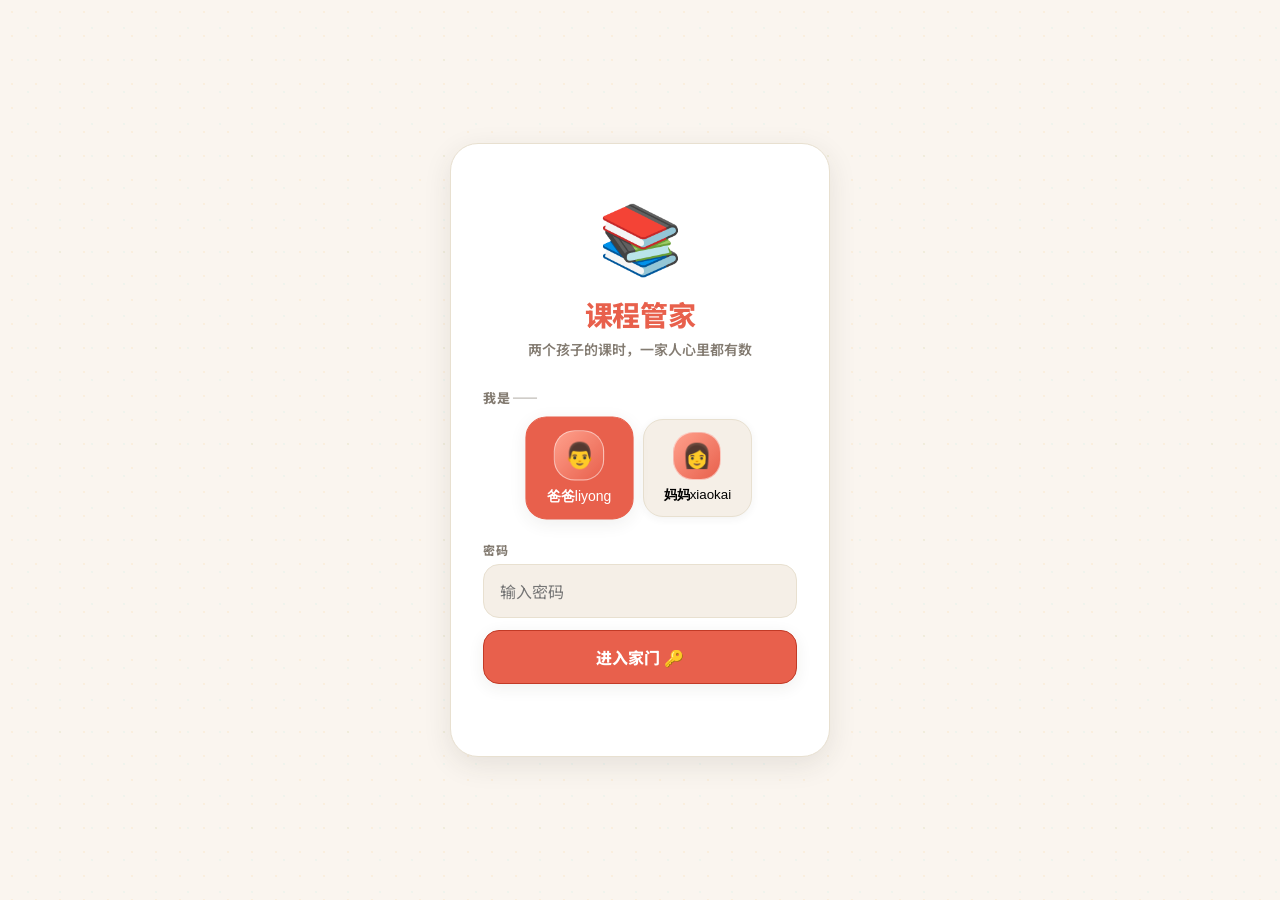
<file: index.html>
<!DOCTYPE html>
<html lang="zh-CN" data-page-node-id="lJ9wGTBX7gnGONqLKWxCdG">
<head data-page-node-id="ywJexkWnkXC9pRec9Jxtmy">
    <meta charset="UTF-8" data-page-node-id="UHP742gBaAZAuAu6tHXoVn">
    <meta name="viewport" content="width=device-width, initial-scale=1.0, viewport-fit=cover, maximum-scale=1.0, user-scalable=no" data-page-node-id="g097iZh1smcyCqfPBZO2Zk">
    <meta name="theme-color" content="#FAF5EF">
    <meta name="apple-mobile-web-app-capable" content="yes" data-page-node-id="lNaBzCIl0c0c0JPbYLpzQv">
    <meta name="apple-mobile-web-app-status-bar-style" content="default" data-page-node-id="L63gtO5k7HcVPNnERu1fmf">
    <meta name="apple-mobile-web-app-title" content="课程管理" data-page-node-id="0hoNv9frt05OLWXUWp53Pp">
    <link rel="manifest" href="manifest.json" data-page-node-id="uPNOGKCd0ehGocXKzirmH0">
    <link rel="icon" type="image/png" href="icons/icon-192.png" data-page-node-id="4c9jsjs6L6bLTPidelkV1m">
    <link rel="apple-touch-icon" href="icons/icon-192.png" data-page-node-id="UUcvMtaVRKppKUO1plXuGG">
    <link rel="stylesheet" href="styles.css" data-page-node-id="2xhkSg5Cxf90KKxR8bC8sp">
    <title>课程余量管理</title>
</head>
<body data-page-node-id="oK2PK2MVdwBSILGF6QqIE8">
    <!-- Login Screen -->
    <div class="login-screen" id="loginScreen" data-page-node-id="RDybKaLnr6fweIOW8v0kgj">
        <div class="login-container" data-page-node-id="Ibtz04meTq310eBn7vZBWD">
            <div class="login-logo" data-page-node-id="JLKiT5Ietnu9jDPWCQg43k">📚</div>
            <h1 class="login-title" data-page-node-id="KZVYGJfxBfHhlcYQ5WoiGr">课程管家</h1>
            <p class="login-subtitle" data-page-node-id="K7nLZzdBLAvfJ0sR5r9sP6">两个孩子的课时，一家人心里都有数</p>
            <div class="login-form" data-page-node-id="KfQxXJwh4beCtGQ5kcECtW">
                <div class="login-who-label" data-page-node-id="8nkyXMlT4Nyup4bRDYn3wh">我是——</div>
                <div class="login-who-row" id="loginWhoRow" data-page-node-id="vmaXIrmyE2vn73GdvIGcDc">
                    <!-- 成员卡片由 JS 渲染 -->
                </div>
                <div class="form-group" data-page-node-id="hTpqCRXh4AOMvyzQTftsCX">
                    <label class="form-label" data-page-node-id="xSM4SxrYuMI5gvCr3QRLZp">密码</label>
                    <input type="password" class="form-input" id="loginPassword" placeholder="输入密码" autocomplete="current-password" data-page-node-id="bNfxF23GulmRcz2cJpFfAM">
                </div>
                <input type="hidden" id="loginUsername" autocomplete="username" data-page-node-id="MsZB8ZCeC8ysy4pxTvG8Du">
                <button class="btn btn-filled btn-block" id="loginBtn" onclick="App.doLogin()" data-page-node-id="yr0mEX2vchEk24y7KAdYWr">进入家门 🔑</button>
                <p class="login-hint" id="loginHint" data-page-node-id="gp2VflTCh5x3moMzrhBDKx"></p>
            </div>
        </div>
    </div>

    <div id="app" style="display:none" data-page-node-id="7izyRRurOj7MDe9NWz5c1Q">
        <!-- Navigation Rail (large screen) -->
        <nav class="nav-rail" id="navRail" data-page-node-id="9XeRAJMMeL6BpJWQQLujfa">
            <div class="nav-rail-header" data-page-node-id="KFb0KIN90lmxFOExokGmFR">
                <span class="nav-rail-logo" data-page-node-id="bHBcmSVI147uX6gUzwCPn3">📚</span>
            </div>
            <button class="nav-rail-item active" data-view="dashboard" title="仪表盘" data-page-node-id="s7jvic4Nm7YH9rzAyL5BG0">
                <svg viewBox="0 0 24 24" width="24" height="24" data-page-node-id="6ErCWHMwiNgJdNplzBsCQ6"><path fill="currentColor" d="M3 13h8V3H3v10zm0 8h8v-6H3v6zm10 0h8V11h-8v10zm0-18v6h8V3h-8z" data-page-node-id="Hi6ZCHHr1iSadaKsd2r4fa"/></svg>
                <span data-page-node-id="rHhZZriXB1zzeACRddCbZ5">仪表盘</span>
            </button>
            <button class="nav-rail-item" data-view="courses" title="全部课程" data-page-node-id="yaNUCEUOlQkmkeyLhAcDuw">
                <svg viewBox="0 0 24 24" width="24" height="24" data-page-node-id="aQRp3ptDvIBgzPyJPvOtS4"><path fill="currentColor" d="M4 6H2v14c0 1.1.9 2 2 2h14v-2H4V6zm16-4H8c-1.1 0-2 .9-2 2v12c0 1.1.9 2 2 2h12c1.1 0 2-.9 2-2V4c0-1.1-.9-2-2-2zm0 14H8V4h12v12z" data-page-node-id="i8yk7uVUsLELEmPR1D914V"/></svg>
                <span data-page-node-id="gtP5P9VkOSJNwZ96j2aG3K">课程</span>
            </button>
            <button class="nav-rail-item" data-view="stats" title="统计" data-page-node-id="0Ha50wYjebiDUWzsSUNHfL">
                <svg viewBox="0 0 24 24" width="24" height="24" data-page-node-id="Jj6tEuFW7CdO7ZJKdkHVXD"><path fill="currentColor" d="M19 3H5c-1.1 0-2 .9-2 2v14c0 1.1.9 2 2 2h14c1.1 0 2-.9 2-2V5c0-1.1-.9-2-2-2zM9 17H7v-7h2v7zm4 0h-2V7h2v10zm4 0h-2v-4h2v4z" data-page-node-id="D443trv4fJ4H38Kn5UcxyJ"/></svg>
                <span data-page-node-id="reMaEA79xpbGJHEqZBohq5">统计</span>
            </button>
            <button class="nav-rail-item" data-view="settings" title="设置" data-page-node-id="qDMyzz4FUI9FD8QsNiThU0">
                <svg viewBox="0 0 24 24" width="24" height="24" data-page-node-id="pRAnrzpkI4Y8PxfzKkbca2"><path fill="currentColor" d="M19.14 12.94c.04-.3.06-.61.06-.94 0-.32-.02-.64-.07-.94l2.03-1.58c.18-.14.23-.41.12-.61l-1.92-3.32c-.12-.22-.37-.29-.59-.22l-2.39.96c-.5-.38-1.03-.7-1.62-.94l-.36-2.54c-.04-.24-.24-.41-.48-.41h-3.84c-.24 0-.43.17-.47.41l-.36 2.54c-.59.24-1.13.57-1.62.94l-2.39-.96c-.22-.08-.47 0-.59.22L2.74 8.87c-.12.21-.08.47.12.61l2.03 1.58c-.05.3-.09.63-.09.94s.02.64.07.94l-2.03 1.58c-.18.14-.23.41-.12.61l1.92 3.32c.12.22.37.29.59.22l2.39-.96c.5.38 1.03.7 1.62.94l.36 2.54c.05.24.24.41.48.41h3.84c.24 0 .44-.17.47-.41l.36-2.54c.59-.24 1.13-.56 1.62-.94l2.39.96c.22.08.47 0 .59-.22l1.92-3.32c.12-.22.07-.47-.12-.61l-2.01-1.58zM12 15.6c-1.98 0-3.6-1.62-3.6-3.6s1.62-3.6 3.6-3.6 3.6 1.62 3.6 3.6-1.62 3.6-3.6 3.6z" data-page-node-id="8snmC14H3dbxVM66Tmy6oB"/></svg>
                <span data-page-node-id="G7Ngu0dhMjiPouL0OUFHsF">设置</span>
            </button>
        </nav>

        <!-- Main Content -->
        <main class="main-content" id="mainContent" data-page-node-id="pNqSk19KyO3Vwqw5TF8Im2">
            <!-- App Bar -->
            <header class="app-bar" id="appBar" data-page-node-id="EBgN2WNP2iDdywEH146uNl">
                <h1 class="app-bar-title" id="appBarTitle" data-page-node-id="KIVNhqQfQwakxMlA9dj3it">仪表盘</h1>
                <div class="app-bar-actions" data-page-node-id="edFcj61djwqUE7Mds3bhNI">
                    <div class="user-badge" id="userBadge" onclick="App.showSettings()" data-page-node-id="sXSQktGFGpUd6URjdQwAdF">
                        <span id="userBadgeName" data-page-node-id="P0j4RLTztBEEBoxq6COQtF"></span>
                        <svg viewBox="0 0 24 24" width="16" height="16" data-page-node-id="pMnXm1sCjLfUARp4acPqGX"><path fill="currentColor" d="M12 12c2.21 0 4-1.79 4-4s-1.79-4-4-4-4 1.79-4 4 1.79 4 4 4zm0 2c-2.67 0-8 1.34-8 4v2h16v-2c0-2.66-5.33-4-8-4z" data-page-node-id="FLT3oKqB9xYr57bU2TPTQx"/></svg>
                    </div>
                </div>
            </header>

            <!-- Dashboard View -->
            <section class="view active" id="view-dashboard" data-page-node-id="jYDib6Loo7vyHXHbzZfQZt">
                <div class="view-content" data-page-node-id="uRPS0oE4ZsuwUnZemTu4eY">
                    <!-- Child switcher -->
                    <div class="dashboard-switcher" id="dashboardSwitcher" data-page-node-id="DaYQ6EENCt1QoZ1tOGwbB1"></div>

                    <!-- Summary Cards -->
                    <div class="summary-grid" id="summaryGrid" data-page-node-id="kHexzJ4CDnoPJFcWbpiRCo">
                        <!-- Filled by JS -->
                    </div>

                    <!-- Courses by Child -->
                    <div id="coursesByChild" data-page-node-id="n37CNUKff3iepHmQAeCN9M">
                        <!-- Filled by JS -->
                    </div>

                    <!-- Empty State -->
                    <div class="empty-state hidden" id="emptyState" data-page-node-id="7NiKIqc9ozxod32BsJKNCp">
                        <div class="empty-state-icon" data-page-node-id="fHTwAwOBATABc0zQxPRed2">📚</div>
                        <h2 data-page-node-id="NAw172CwAKaIzG0MyIA1Cy">还没有课程</h2>
                        <p data-page-node-id="URkjh27S0FiNFj5jpl7Cqg">点击下方按钮添加第一个课程，开始管理课程余量</p>
                        <button class="btn btn-filled" onclick="App.showAddCourse()" data-page-node-id="tyZWY6Y7SNZENwO7JTAOCX">
                            <svg viewBox="0 0 24 24" width="20" height="20" data-page-node-id="j1gYqCA01Yi30ETHoAZCZ6"><path fill="currentColor" d="M19 13h-6v6h-2v-6H5v-2h6V5h2v6h6v2z" data-page-node-id="SjMFe4Kk69JznA1ryE22vi"/></svg>
                            添加课程
                        </button>
                    </div>
                </div>
            </section>

            <!-- All Courses View -->
            <section class="view" id="view-courses" data-page-node-id="6H5K6VfxIgsulGKjcxso3S">
                <div class="view-content" data-page-node-id="wgZn1LctfS0dHczZ4lfnKP">
                    <div class="filter-bar" id="filterBar" data-page-node-id="NQ40GkeHk4eXvIffmeHmWM">
                        <button class="filter-chip active" data-filter="all" data-page-node-id="jmG4HrKpdG4fCYXjm72HuA">全部</button>
                        <!-- Filter chips filled by JS -->
                    </div>
                    <div class="course-list" id="courseList" data-page-node-id="8U0E1uwDQnVwXSB5GAWKSz">
                        <!-- Filled by JS -->
                    </div>
                </div>
            </section>

            <!-- Stats View -->
            <section class="view" id="view-stats" data-page-node-id="dFqksSvgiICWyFaS95xiEs">
                <div class="view-content" data-page-node-id="2CRBI5PI8aoWjmpgFHZ9IO">
                    <div id="statsContent" data-page-node-id="FgZf7G64gPYlq6QonHPHQF">
                        <!-- Filled by JS -->
                    </div>
                </div>
            </section>

            <!-- Settings View -->
            <section class="view" id="view-settings" data-page-node-id="1BZNoY507KqNClGPnWApHL">
                <div class="view-content" data-page-node-id="d68bVsx321dI2aqnNP2UCl">
                    <div id="settingsContent" data-page-node-id="eqyclQ4V117geRijjhENZS">
                        <!-- Filled by JS -->
                    </div>
                </div>
            </section>
        </main>

        <!-- FAB -->
        <button class="fab" id="fab" onclick="App.showAddCourse()" data-page-node-id="hWXHzBtdIEIOzRHX7YdOxw">
            <svg viewBox="0 0 24 24" width="24" height="24" data-page-node-id="lZ2192IeLyT28cS7esDiZS"><path fill="currentColor" d="M19 13h-6v6h-2v-6H5v-2h6V5h2v6h6v2z" data-page-node-id="ReA4xWNuWIelZkVFJqDKN7"/></svg>
        </button>

        <!-- Bottom Navigation (small screen) -->
        <nav class="bottom-nav" id="bottomNav" data-page-node-id="M25G3u1JhusZlURWmioLRG">
            <button class="bottom-nav-item active" data-view="dashboard" data-page-node-id="iFq2DIex1NwyiMjTEFY9P4">
                <svg viewBox="0 0 24 24" width="24" height="24" data-page-node-id="FZ2YnV62P5SDh3pwGmKjpK"><path fill="currentColor" d="M3 13h8V3H3v10zm0 8h8v-6H3v6zm10 0h8V11h-8v10zm0-18v6h8V3h-8z" data-page-node-id="zs5w76CFOkOkuMsEF5TMtY"/></svg>
                <span data-page-node-id="NoTuOaE22kTkvZK3e99hH1">仪表盘</span>
            </button>
            <button class="bottom-nav-item" data-view="courses" data-page-node-id="r1DGtFt1ZeVmGrfwePZfhH">
                <svg viewBox="0 0 24 24" width="24" height="24" data-page-node-id="8B31pGmRcpcxE0wFXmHdGz"><path fill="currentColor" d="M4 6H2v14c0 1.1.9 2 2 2h14v-2H4V6zm16-4H8c-1.1 0-2 .9-2 2v12c0 1.1.9 2 2 2h12c1.1 0 2-.9 2-2V4c0-1.1-.9-2-2-2zm0 14H8V4h12v12z" data-page-node-id="a6hBGZqJeYYQDO6typecTC"/></svg>
                <span data-page-node-id="KqRDCsfPd1vzAonCyVGyR4">课程</span>
            </button>
            <button class="bottom-nav-item" data-view="stats" data-page-node-id="5pC00duG6qtAxKjotPFaCF">
                <svg viewBox="0 0 24 24" width="24" height="24" data-page-node-id="60vTDUIFndu5S4BtNKIvLJ"><path fill="currentColor" d="M19 3H5c-1.1 0-2 .9-2 2v14c0 1.1.9 2 2 2h14c1.1 0 2-.9 2-2V5c0-1.1-.9-2-2-2zM9 17H7v-7h2v7zm4 0h-2V7h2v10zm4 0h-2v-4h2v4z" data-page-node-id="q6QDXhgZJiJ22ha5LQBSeq"/></svg>
                <span data-page-node-id="6Dtiu906E22TZrvoQVJSuC">统计</span>
            </button>
            <button class="bottom-nav-item" data-view="settings" data-page-node-id="B8fmFnqjCNesUvqFnCH3ol">
                <svg viewBox="0 0 24 24" width="24" height="24" data-page-node-id="CIF1F1HI7axD6EDhV3U9ZA"><path fill="currentColor" d="M19.14 12.94c.04-.3.06-.61.06-.94 0-.32-.02-.64-.07-.94l2.03-1.58c.18-.14.23-.41.12-.61l-1.92-3.32c-.12-.22-.37-.29-.59-.22l-2.39.96c-.5-.38-1.03-.7-1.62-.94l-.36-2.54c-.04-.24-.24-.41-.48-.41h-3.84c-.24 0-.43.17-.47.41l-.36 2.54c-.59.24-1.13.57-1.62.94l-2.39-.96c-.22-.08-.47 0-.59.22L2.74 8.87c-.12.21-.08.47.12.61l2.03 1.58c-.05.3-.09.63-.09.94s.02.64.07.94l-2.03 1.58c-.18.14-.23.41-.12.61l1.92 3.32c.12.22.37.29.59.22l2.39-.96c.5.38 1.03.7 1.62.94l.36 2.54c.05.24.24.41.48.41h3.84c.24 0 .44-.17.47-.41l.36-2.54c.59-.24 1.13-.56 1.62-.94l2.39.96c.22.08.47 0 .59-.22l1.92-3.32c.12-.22.07-.47-.12-.61l-2.01-1.58zM12 15.6c-1.98 0-3.6-1.62-3.6-3.6s1.62-3.6 3.6-3.6 3.6 1.62 3.6 3.6-1.62 3.6-3.6 3.6z" data-page-node-id="k5RBSTbISfM3Fnb9MEiq14"/></svg>
                <span data-page-node-id="KJY9g70B3mP0trTfmIViYY">设置</span>
            </button>
        </nav>
    </div>

    <!-- Modal Container -->
    <div class="modal-overlay" id="modalOverlay" data-page-node-id="cN9qETvb0KPNxINbQuOMG1"></div>
    <div class="modal" id="modal" data-page-node-id="r4eb1kEIo6qKpAkR4P2qyc">
        <div class="modal-header" data-page-node-id="5Zh700ZsYYa6Ks9qmVyJoj">
            <h2 class="modal-title" id="modalTitle" data-page-node-id="Vgmfdr14Q5F9unJJucDQGQ">标题</h2>
            <button class="icon-btn" onclick="App.closeModal()" data-page-node-id="9Em6exxFIh0Au8XeIaMYf9">
                <svg viewBox="0 0 24 24" width="24" height="24" data-page-node-id="gpu22Ji1IwKaZZcnssXMva"><path fill="currentColor" d="M19 6.41L17.59 5 12 10.59 6.41 5 5 6.41 10.59 12 5 17.59 6.41 19 12 13.41 17.59 19 19 17.59 13.41 12z" data-page-node-id="dP6LbaVfTezqAClRVbJnBy"/></svg>
            </button>
        </div>
        <div class="modal-body" id="modalBody" data-page-node-id="1W9CefRNcNUziGLELcZxsz">
            <!-- Filled by JS -->
        </div>
    </div>

    <!-- Toast -->
    <div class="toast" id="toast" data-page-node-id="JPBY3V4CFjNNbr20tQwByL"></div>

    <!-- Bottom Sheet for quick actions -->
    <div class="sheet-overlay" id="sheetOverlay" data-page-node-id="yDr9nSjLEEbwjw6jrbwROd"></div>
    <div class="bottom-sheet" id="bottomSheet" data-page-node-id="yYi0anz3rWb8xtPj9jGXRU">
        <div class="sheet-handle" data-page-node-id="iFK4F7Hb75djHBO01QT5mu"></div>
        <div class="sheet-content" id="sheetContent" data-page-node-id="HozfIR3ePYCncCI5eyb0Th">
            <!-- Filled by JS -->
        </div>
    </div>

    <script src="app.js"></script>
    <script>
        if ('serviceWorker' in navigator) {
            navigator.serviceWorker.register('sw.js').then(reg => {
                // 检测到新版本安装并激活后自动刷新，让新代码立即生效
                reg.addEventListener('updatefound', () => {
                    const newWorker = reg.installing;
                    if (!newWorker) return;
                    newWorker.addEventListener('statechange', () => {
                        if (newWorker.state === 'activated' && navigator.serviceWorker.controller) {
                            window.location.reload();
                        }
                    });
                });
            }).catch(() => {});
        }
    </script>
</body>
</html>
</file>
<file: styles.css>
/* ============================================
   课程管家 · 「暖阳」主题
   温暖柔和的米色底色 + 柔和阴影
   ============================================ */

/* ─── 字体：系统字体栈 ─── */
@import url('https://fonts.googleapis.com/css2?family=Noto+Sans+SC:wght@400;500;600;700&display=swap');

/* ─── 设计令牌 ─── */
:root {
    /* 背景：暖米色 */
    --color-bg: #FAF5EF;
    --color-surface: #FFFFFF;
    --color-surface-2: #F5EFE7;
    --color-text: #33302B;
    --color-text-muted: #837B71;
    --color-border: #E8E0D0;
    --color-border-soft: #F0EBE3;

    /* 业务语义色 */
    --color-success: #3E8E63;
    --color-success-bg: #E4F2EC;
    --color-warning: #D98A26;
    --color-warning-bg: #FDF3E6;
    --color-danger: #C7483F;
    --color-danger-bg: #FDF0EF;

    /* ─── 品牌 · 珊瑚橙（“全部/家庭”视图的默认主色，取自暖阳设计令牌 --sun-500）───
       注意：大宝向日葵黄 #E8992E、二宝湖水青 #2E8C7E 不再作为全局默认，
       仅在选中对应孩子时由 JS 注入。 */
    --kid-primary: #E8604C;
    --kid-primary-deep: #C23A26;
    --kid-primary-light: #FFA08C;
    --kid-soft: #FEF3F0;
    --kid-soft-2: #FBE4DE;
    --kid-deco: #E8AE4C;

    /* ─── 二宝 · 湖水青 ─── */
    --kid-b-primary: #2E8C7E;
    --kid-b-primary-deep: #257A6D;
    --kid-b-primary-light: #7EC8B8;
    --kid-b-soft: #DEEFEA;
    --kid-b-soft-2: #CDE5DD;
    --kid-b-deco: #4ECDC4;

    /* ─── 尺寸 ─── */
    --radius-sm: 12px;
    --radius-md: 16px;
    --radius-lg: 20px;
    --radius-xl: 28px;
    --radius-full: 9999px;

    --space-xs: 4px;
    --space-sm: 8px;
    --space-md: 12px;
    --space-lg: 16px;
    --space-xl: 24px;
    --space-2xl: 32px;

    /* 柔和阴影 */
    --shadow-soft: 0 2px 8px rgba(51,48,43,.06);
    --shadow-md: 0 4px 16px rgba(51,48,43,.08);
    --shadow-lg: 0 8px 28px rgba(51,48,43,.10);

    /* 字体 */
    --font-display: -apple-system, BlinkMacSystemFont, "PingFang SC", "HarmonyOS Sans SC", "MiSans", "Noto Sans SC", "Microsoft YaHei", sans-serif;
    --font-body: -apple-system, BlinkMacSystemFont, "PingFang SC", "HarmonyOS Sans SC", "MiSans", "Noto Sans SC", "Microsoft YaHei", sans-serif;
    --font-num: "SF Pro Display", "DIN Alternate", -apple-system, "PingFang SC", sans-serif;

    /* 动效 */
    --ease-out: cubic-bezier(0.16, 1, 0.3, 1);

    --dur-fast: 180ms;
    --dur-base: 320ms;
    --dur-slow: 560ms;

    --nav-rail-width: 72px;
    --bottom-nav-height: 70px;

    --safe-top: env(safe-area-inset-top, 0px);
    --safe-bottom: env(safe-area-inset-bottom, 0px);

    /* ─── MD3 变量别名：供 app.js 内联样式引用，映射到暖阳配色 ─── */
    --primary: var(--kid-primary);
    --primary-container: var(--kid-soft);
    --success: var(--color-success);
    --success-container: var(--color-success-bg);
    --warning: var(--color-warning);
    --warning-container: var(--color-warning-bg);
    --danger: var(--color-danger);
    --danger-container: var(--color-danger-bg);
    --surface-container: var(--color-surface-2);
    --surface-container-highest: var(--color-border-soft);
    --on-surface: var(--color-text);
    --on-surface-variant: var(--color-text-muted);
    --on-danger: #FFFFFF;
    --tertiary-container: #FFF4E1;
}

/* 暗色模式 */
[data-theme="dark"] {
    --color-bg: #1E1B17;
    --color-surface: #2C2824;
    --color-surface-2: #35302A;
    --color-text: #F5F0E8;
    --color-text-muted: #A09A90;
    --color-border: #3E3832;
    --color-border-soft: #35302A;
    --kid-soft: #2A2318;
    --kid-soft-2: #382E1E;
    --kid-b-soft: #182A28;
    --kid-b-soft-2: #1C3835;
}

/* ─── 重置 ─── */
*, *::before, *::after {
    margin: 0;
    padding: 0;
    box-sizing: border-box;
    -webkit-tap-highlight-color: transparent;
}

html, body {
    height: 100%;
    overflow: auto;
    font-family: var(--font-body);
    font-size: 15px;
    background: var(--color-bg);
    color: var(--color-text);
    -webkit-font-smoothing: antialiased;
    -webkit-text-size-adjust: 100%;
    overscroll-behavior: none;
    touch-action: pan-y;
}

/* ─── 排版 ─── */
h1, h2, h3, h4 {
    font-family: var(--font-display);
    font-weight: 700;
    line-height: 1.1;
}
h1 { font-size: 30px; letter-spacing: -0.02em; }
h2 { font-size: 22px; }
h3 { font-size: 17px; }
h4 { font-size: 15px; }
p { line-height: 1.6; }

/* ─── 布局骨架 ─── */
.app-layout {
    position: relative;
    height: 100%;
    display: flex;
    flex-direction: column;
    z-index: 1;
}

/* ─── App Bar ─── */
.app-bar {
    display: flex;
    align-items: center;
    justify-content: space-between;
    padding: 12px var(--space-lg);
    padding-top: calc(12px + var(--safe-top));
    padding-bottom: 12px;
    background: var(--color-surface);
    border-bottom: 1px solid var(--color-border);
    position: sticky;
    top: 0;
    z-index: 100;
}

.app-bar-title {
    font-family: var(--font-display);
    font-size: 20px;
    font-weight: 800;
    letter-spacing: -0.01em;
    color: var(--kid-primary);
}

/* ─── 用户徽章 ─── */
.user-badge {
    display: flex;
    align-items: center;
    gap: 6px;
    padding: 6px 14px;
    background: var(--kid-primary);
    border-radius: var(--radius-full);
    font-weight: 800;
    font-size: 13px;
    color: #fff;
    cursor: pointer;
    box-shadow: var(--shadow-md);
    transition: all var(--dur-fast) var(--ease-out);
}
.user-badge:hover {
    transform: scale(1.06);
    box-shadow: var(--shadow-lg);
}
.user-badge svg { opacity: 0.85; }

/* ─── 主内容 ─── */
.main-content {
    flex: 1;
    overflow-y: auto;
    overflow-x: hidden;
    -webkit-overflow-scrolling: touch;
    padding-bottom: calc(var(--bottom-nav-height) + var(--space-lg) + var(--safe-bottom));
    position: relative;
}

.view-content {
    padding: var(--space-lg);
    max-width: 680px;
    margin: 0 auto;
}

/* ─── 视图切换 ─── */
.view { display: none; }
.view.active {
    display: block;
    animation: viewPeek var(--dur-slow) var(--ease-out) both;
}
@keyframes viewPeek {
    from { opacity: 0; transform: translateY(12px); }
    to { opacity: 1; transform: none; }
}

/* ─── 宝宝切换 ─── */
/* ─── 宝宝切换（暖阳 · 大胶囊） ─── */
.dashboard-switcher {
    display: flex;
    gap: 8px;
    margin-bottom: 12px;
    overflow-x: auto;
    padding: 1px 0;
    scrollbar-width: none;
}
.dashboard-switcher::-webkit-scrollbar { display: none; }

.dash-switch-chip {
    flex: 1;
    display: flex;
    align-items: center;
    gap: 6px;
    padding: 6px 12px;
    border-radius: var(--radius-full);
    background: var(--color-surface);
    border: 1.5px solid transparent;
    box-shadow: var(--shadow-soft);
    cursor: pointer;
    transition: all .18s ease;
    font-family: var(--font-display);
    font-size: 13px;
    font-weight: 700;
    color: var(--color-text);
    white-space: nowrap;
    min-height: 34px;
}
.dash-switch-chip .chip-emoji {
    width: 22px;
    height: 22px;
    border-radius: 50%;
    display: flex;
    align-items: center;
    justify-content: center;
    font-size: 13px;
    background: var(--color-surface-2);
    flex-shrink: 0;
}
.dash-switch-chip:hover { box-shadow: var(--shadow-md); }
/* 选中态背景/文字色由 JS 内联注入，此处补阴影与头像底色 */
.dash-switch-chip.active { box-shadow: var(--shadow-md); }
.dash-switch-chip.active .chip-emoji { background: rgba(255,255,255,.28); }

/* ─── 汇总条（暖阳 · 横向连体） ─── */
.summary-grid {
    display: flex;
    background: var(--color-surface);
    border-radius: var(--radius-lg);
    padding: 9px 6px;
    box-shadow: var(--shadow-soft);
    margin-bottom: 12px;
    overflow: hidden;
}

.summary-card {
    flex: 1;
    text-align: center;
    background: transparent;
    border: none;
    border-radius: 0;
    box-shadow: none;
    padding: 0 4px;
    cursor: default;
    position: relative;
}
.summary-card:hover { transform: none; box-shadow: none; }
/* 连体条内每格无独立底色，仅保留语义色数字 */
.summary-card.primary,
.summary-card.success,
.summary-card.warning,
.summary-card.danger { background: transparent; }
/* 格间竖线分隔（放在最后，避免被上面的 border 规则覆盖） */
.summary-card + .summary-card { border-left: 1px solid var(--color-surface-2); }

/* 暖阳汇总条为纯数字 + 标签，不含图标 */
.summary-icon { display: none; }

.summary-value {
    font-family: var(--font-num);
    font-size: 20px;
    font-weight: 800;
    line-height: 1.15;
    letter-spacing: -0.01em;
}
.summary-card.primary .summary-value { color: var(--kid-primary); }
.summary-card.success .summary-value { color: var(--color-success); }
.summary-card.warning .summary-value { color: var(--color-warning); }
.summary-card.danger  .summary-value { color: var(--color-danger); }

.summary-label {
    font-size: 10px;
    color: var(--color-text-muted);
    margin-top: 1px;
    font-weight: 600;
}

/* ─── 孩子区块 + 旗帜 ─── */
.child-section {
    margin-bottom: var(--space-xl);
    animation: warmDrop var(--dur-slow) var(--ease-out) both;
}
.child-section:nth-child(1) { animation-delay: 60ms; }
.child-section:nth-child(2) { animation-delay: 140ms; }
.child-section:nth-child(3) { animation-delay: 220ms; }

@keyframes warmDrop {
    from { opacity: 0; transform: translateY(24px); }
    to { opacity: 1; transform: none; }
}

.child-flag {
    position: relative;
    height: 10px;
    border-radius: var(--radius-full);
    margin-bottom: var(--space-md);
    overflow: hidden;
    border: 1px solid rgba(0,0,0,0.08);
}
.child-flag::after {
    content: '';
    position: absolute;
    inset: 0;
    background: repeating-linear-gradient(
        90deg,
        transparent,
        transparent 6px,
        rgba(255,255,255,0.35) 6px,
        rgba(255,255,255,0.35) 12px
    );
}
.child-section[data-kid="a"] .child-flag {
    background: linear-gradient(90deg, var(--kid-primary), var(--kid-deco));
}
.child-section[data-kid="b"] .child-flag {
    background: linear-gradient(90deg, var(--kid-b-primary), var(--kid-b-deco));
}

.child-section-header {
    display: flex;
    align-items: center;
    gap: var(--space-md);
    margin-bottom: 8px;
    padding: 0 4px;
}

.child-avatar {
    width: 42px;
    height: 42px;
    border-radius: var(--radius-lg);
    display: flex;
    align-items: center;
    justify-content: center;
    font-size: 22px;
    flex-shrink: 0;
    border: 2px solid rgba(255,255,255,0.9);
    box-shadow: var(--shadow-soft);
    transition: transform var(--dur-fast) var(--ease-out);
}
.child-avatar:hover { transform: scale(1.08); }

.child-section[data-kid="a"] .child-avatar {
    background: linear-gradient(135deg, var(--kid-primary-light), var(--kid-primary));
}
.child-section[data-kid="b"] .child-avatar {
    background: linear-gradient(135deg, var(--kid-b-primary-light), var(--kid-b-primary));
}

.child-section-header h3 { font-size: 20px; font-weight: 800; }
.child-summary {
    font-size: 13px;
    color: var(--color-text-muted);
    margin-left: auto;
    font-weight: 700;
}

/* ─── 课程卡片：贴纸造型 ─── */
.course-swipe-wrap {
    position: relative;
    margin-bottom: var(--space-md);
    overflow: hidden;
    border-radius: var(--radius-lg);
    touch-action: pan-y;
    animation: warmArrive var(--dur-slow) var(--ease-out) both;
}
.course-swipe-wrap:nth-child(1) { animation-delay: 50ms; }
.course-swipe-wrap:nth-child(2) { animation-delay: 110ms; }
.course-swipe-wrap:nth-child(3) { animation-delay: 170ms; }
.course-swipe-wrap:nth-child(4) { animation-delay: 230ms; }

@keyframes warmArrive {
    from { opacity: 0; transform: translateY(20px) scale(0.95); }
    to { opacity: 1; transform: none; }
}

.course-swipe-actions {
    position: absolute;
    top: 0;
    right: 0;
    bottom: 0;
    display: flex;
    align-items: stretch;
    justify-content: flex-end;
    background: var(--color-danger);
    border-radius: var(--radius-lg);
    overflow: hidden;
    z-index: 0;
}

.swipe-delete-btn {
    display: flex;
    flex-direction: column;
    align-items: center;
    justify-content: center;
    gap: 4px;
    min-width: 96px;
    padding: 0 16px;
    color: #fff;
    font-size: 14px;
    font-weight: 800;
    font-family: var(--font-display);
    background: transparent;
    border: none;
    cursor: pointer;
    transition: background var(--dur-fast);
}
.swipe-delete-btn:active { background: rgba(0,0,0,0.15); }

.course-card {
    background: var(--color-surface);
    border-radius: var(--radius-lg);
    padding: 9px 14px;
    border: 1px solid var(--color-border);
    box-shadow: var(--shadow-soft);
    cursor: pointer;
    border-left: 4px solid transparent;
    position: relative;
    z-index: 1;
    touch-action: pan-y;
    user-select: none;
    transition: all var(--dur-fast) var(--ease-out);
}
.course-card:hover {
    transform: translateY(-3px);
    box-shadow: var(--shadow-md);
}

.course-card[data-kid="a"] {
    border-left-color: var(--kid-primary);
    background: linear-gradient(135deg, var(--kid-soft) 0%, var(--color-surface) 60%);
}
.course-card[data-kid="a"]:hover { border-color: var(--kid-primary-light); }

.course-card[data-kid="b"] {
    border-left-color: var(--kid-b-primary);
    background: linear-gradient(135deg, var(--kid-b-soft) 0%, var(--color-surface) 60%);
}
.course-card[data-kid="b"]:hover { border-color: var(--kid-b-primary-light); }

/* 低余量脉冲 */
.course-card.low-warm { animation: lowWarmGlow 2.2s ease-in-out infinite; }
@keyframes lowWarmGlow {
    0%, 100% { border-color: var(--color-border); box-shadow: var(--shadow-soft); }
    50% { border-color: var(--color-danger); box-shadow: var(--shadow-md), 0 0 0 4px rgba(231,76,60,0.12); }
}

.course-swipe-wrap.swipe-open .course-card {
    transform: translateX(-96px);
    box-shadow: var(--shadow-lg);
}

/* 卡片头部 */
.course-card-header {
    display: flex;
    justify-content: space-between;
    align-items: flex-start;
    margin-bottom: 6px;
}
.course-card-info h4 {
    font-size: 16px;
    font-weight: 800;
    margin-bottom: 3px;
    color: var(--color-text);
    line-height: 1.2;
}
.course-card-info .course-institution {
    font-size: 13px;
    color: var(--color-text-muted);
    font-weight: 600;
}
.course-card-balance { text-align: right; }
.balance-number {
    font-family: var(--font-num);
    font-size: 30px;
    font-weight: 800;
    line-height: 1;
    letter-spacing: -0.03em;
}
.balance-label {
    font-size: 11px;
    color: var(--color-text-muted);
    margin-top: 2px;
    font-weight: 700;
    text-transform: uppercase;
    letter-spacing: 0.08em;
}

/* 进度条 */
.progress-track {
    height: 8px;
    background: var(--color-border-soft);
    border-radius: var(--radius-full);
    overflow: hidden;
    margin-bottom: 6px;
    border: 1.5px solid var(--color-border);
}
.progress-fill {
    height: 100%;
    border-radius: var(--radius-full);
    transition: width 0.6s var(--ease-out);
}
.progress-fill.status-good { background: linear-gradient(90deg, var(--color-success), #5DD9A0); }
.progress-fill.status-moderate { background: linear-gradient(90deg, var(--color-warning), #F5B960); }
.progress-fill.status-low { background: linear-gradient(90deg, var(--color-danger), #F1948A); }

/* 卡片底部 */
.course-card-footer {
    display: flex;
    justify-content: space-between;
    align-items: center;
    font-size: 12px;
    color: var(--color-text-muted);
    font-weight: 700;
    margin-top: 4px;
}
.status-badge {
    display: inline-flex;
    align-items: center;
    gap: 4px;
    padding: 3px 10px;
    border-radius: var(--radius-full);
    font-size: 11px;
    font-weight: 800;
    font-family: var(--font-display);
    border: 1.5px solid rgba(0,0,0,0.06);
}
.status-badge.good { background: var(--color-success-bg); color: var(--color-success); }
.status-badge.moderate { background: var(--color-warning-bg); color: var(--color-warning); }
.status-badge.low { background: var(--color-danger-bg); color: var(--color-danger); }

/* 操作按钮 */
.course-actions {
    display: flex;
    gap: var(--space-sm);
    margin-top: var(--space-md);
}
.btn-mini {
    flex: 1;
    display: inline-flex;
    align-items: center;
    justify-content: center;
    gap: 6px;
    padding: 7px 12px;
    border-radius: var(--radius-md);
    font-family: var(--font-display);
    font-weight: 800;
    font-size: 14px;
    border: 1px solid;
    cursor: pointer;
    transition: all var(--dur-fast) var(--ease-out);
    min-height: 36px;
    box-shadow: var(--shadow-soft);
}
.btn-mini:active { transform: scale(0.94); }
.btn-mini.attend {
    border-color: var(--kid-primary);
    background: var(--kid-primary);
    color: #fff;
}
.btn-mini.attend:hover {
    background: var(--kid-primary-deep);
    border-color: var(--kid-primary-deep);
    transform: translateY(-2px);
    box-shadow: var(--shadow-lg);
}
.btn-mini.renew {
    border-color: var(--kid-primary);
    background: transparent;
    color: var(--kid-primary-deep);
}
.btn-mini.renew:hover {
    background: var(--kid-primary);
    color: #fff;
    transform: translateY(-2px);
    box-shadow: var(--shadow-lg);
}

/* ─── 底部导航：贴纸条 ─── */
.bottom-nav {
    position: fixed;
    bottom: 0;
    left: 0;
    right: 0;
    height: calc(var(--bottom-nav-height) + var(--safe-bottom));
    background: var(--color-surface);
    border-top: 1px solid var(--color-border);
    display: flex;
    padding-bottom: var(--safe-bottom);
    z-index: 200;
    box-shadow: 0 -6px 24px rgba(45,52,54,0.1);
}
.bottom-nav-item {
    flex: 1;
    display: flex;
    flex-direction: column;
    align-items: center;
    justify-content: center;
    gap: 3px;
    background: transparent;
    border: none;
    cursor: pointer;
    color: var(--color-text-muted);
    font-family: var(--font-display);
    font-weight: 700;
    font-size: 11px;
    transition: all var(--dur-fast) var(--ease-out);
    position: relative;
    padding: 8px 0;
}
.bottom-nav-item::before {
    content: '';
    position: absolute;
    top: 0;
    left: 50%;
    transform: translateX(-50%) scaleX(0);
    width: 28px;
    height: 4px;
    border-radius: 0 0 4px 4px;
    background: var(--kid-primary);
    transition: transform var(--dur-fast) var(--ease-out);
}
.bottom-nav-item:hover {
    color: var(--kid-primary);
    transform: translateY(-2px);
}
.bottom-nav-item.active { color: var(--kid-primary); }
.bottom-nav-item.active::before {
    transform: translateX(-50%) scaleX(1);
}
.bottom-nav-item svg { width: 22px; height: 22px; }

/* ─── 侧边导航（大屏） ─── */
.nav-rail {
    display: none;
    position: fixed;
    left: 0;
    top: 0;
    bottom: 0;
    width: var(--nav-rail-width);
    background: var(--color-surface);
    border-right: 1px solid var(--color-border);
    flex-direction: column;
    align-items: center;
    padding-top: var(--space-lg);
    z-index: 200;
}
.nav-rail-header { margin-bottom: var(--space-lg); }
.nav-rail-logo {
    font-size: 30px;
    display: block;
    text-align: center;
}
.nav-rail-item {
    display: flex;
    flex-direction: column;
    align-items: center;
    gap: 4px;
    padding: 10px 8px;
    margin-bottom: 8px;
    border-radius: var(--radius-md);
    background: transparent;
    border: none;
    cursor: pointer;
    color: var(--color-text-muted);
    font-size: 10px;
    font-weight: 700;
    font-family: var(--font-display);
    transition: all var(--dur-fast) var(--ease-out);
    width: 52px;
}
.nav-rail-item:hover {
    background: var(--kid-primary-light);
    color: var(--kid-primary-deep);
    transform: scale(1.12);
}
.nav-rail-item.active {
    background: var(--kid-primary);
    color: #fff;
    transform: scale(1.06);
}
.nav-rail-item svg { width: 22px; height: 22px; }

/* ─── FAB ─── */
.fab {
    position: fixed;
    bottom: calc(var(--bottom-nav-height) + var(--space-lg) + var(--safe-bottom));
    right: var(--space-lg);
    width: 60px;
    height: 60px;
    border-radius: var(--radius-lg);
    background: linear-gradient(135deg, var(--kid-primary), var(--kid-deco));
    color: #fff;
    border: 2px solid rgba(255,255,255,0.3);
    cursor: pointer;
    display: flex;
    align-items: center;
    justify-content: center;
    box-shadow: var(--shadow-lg);
    transition: all var(--dur-fast) var(--ease-out);
    z-index: 150;
}
.fab:hover { transform: scale(1.12); }
.fab:active { transform: scale(0.92); }

/* ─── 大屏补偿 ─── */
.main-content { padding-left: 0; }

@media (min-width: 600px) {
    .nav-rail { display: flex; }
    .bottom-nav { display: none; }
    .main-content { padding-left: var(--nav-rail-width); }
    .fab { bottom: var(--space-xl); right: var(--space-xl); }
    .view-content { padding: 32px; }
    .summary-grid { grid-template-columns: repeat(4, 1fr); }
    .course-list { display: grid; grid-template-columns: repeat(2, 1fr); gap: 16px; }
}

@media (min-width: 900px) {
    .view-content { max-width: 960px; }
    .course-list { grid-template-columns: repeat(3, 1fr); }
}

/* ─── 弹层（底部 sheet） ─── */
.sheet-overlay {
    position: fixed;
    inset: 0;
    background: rgba(45,52,54,0.45);
    backdrop-filter: blur(6px);
    -webkit-backdrop-filter: blur(6px);
    z-index: 300;
    opacity: 0;
    pointer-events: none;
    transition: opacity var(--dur-base);
}
.sheet-overlay.active { opacity: 1; pointer-events: auto; }

.bottom-sheet {
    position: fixed;
    bottom: 0;
    left: 0;
    right: 0;
    background: var(--color-surface);
    border-radius: var(--radius-xl) var(--radius-xl) 0 0;
    padding: 16px 0 calc(24px + var(--safe-bottom));
    z-index: 301;
    transform: translateY(100%);
    transition: transform var(--dur-base) var(--ease-out);
    max-height: 85vh;
    overflow-y: auto;
    border-top: 1px solid var(--color-border);
    box-shadow: 0 -12px 40px rgba(45,52,54,0.18);
}
.bottom-sheet.active { transform: translateY(0); }

.sheet-handle {
    width: 40px;
    height: 5px;
    background: var(--color-border);
    border-radius: var(--radius-full);
    margin: 0 auto 20px;
}
.sheet-content { padding: 0 20px; }

/* 大屏 → 居中对话框 */
@media (min-width: 600px) {
    .bottom-sheet {
        top: 50%;
        bottom: auto;
        left: 50%;
        right: auto;
        width: 480px;
        max-width: calc(100vw - 48px);
        border-radius: var(--radius-xl);
        padding: 28px 32px;
        transform: translate(-50%, -50%) scale(0.88);
        opacity: 0;
        transition: transform var(--dur-base) var(--ease-out), opacity var(--dur-base);
        box-shadow: var(--shadow-lg);
        border-top: 1px solid var(--color-border);
    }
    .bottom-sheet.active {
        transform: translate(-50%, -50%) scale(1);
        opacity: 1;
    }
    .sheet-handle { display: none; }
    .sheet-content { padding: 0; }
}

/* ─── 表单 ─── */
.form-group { margin-bottom: var(--space-md); }
.form-label {
    display: block;
    font-size: 12px;
    font-weight: 800;
    color: var(--color-text-muted);
    margin-bottom: 6px;
    font-family: var(--font-display);
    text-transform: uppercase;
    letter-spacing: 0.08em;
}
.form-input, .form-select, .form-textarea {
    width: 100%;
    padding: 14px 16px;
    border: 1px solid var(--color-border);
    border-radius: var(--radius-md);
    background: var(--color-surface-2);
    color: var(--color-text);
    transition: all var(--dur-fast);
    -webkit-appearance: none;
    appearance: none;
    font-size: 16px;
    font-family: var(--font-body);
}
.form-input:focus, .form-select:focus, .form-textarea:focus {
    outline: none;
    border-color: var(--kid-primary);
    background: var(--color-surface);
    box-shadow: 0 0 0 4px rgba(255,159,28,0.18);
}
.form-textarea { resize: vertical; min-height: 80px; }

/* ─── 主按钮 ─── */
.btn {
    display: inline-flex;
    align-items: center;
    justify-content: center;
    gap: 8px;
    padding: 14px 28px;
    border-radius: var(--radius-md);
    font-family: var(--font-display);
    font-weight: 800;
    font-size: 16px;
    border: 1px solid transparent;
    cursor: pointer;
    transition: all var(--dur-fast) var(--ease-out);
    min-height: 48px;
    letter-spacing: 0.01em;
    box-shadow: var(--shadow-md);
}
.btn:active { transform: scale(0.95); box-shadow: var(--shadow-soft); }
.btn-filled {
    background: var(--kid-primary);
    color: #fff;
    border-color: var(--kid-primary-deep);
}
.btn-filled:hover {
    transform: translateY(-2px);
    box-shadow: var(--shadow-lg);
}
.btn-block { width: 100%; }

/* ─── 按钮变体：次要 / 描边 / 成功 / 危险 ─── */
.btn-tonal {
    background: var(--color-surface-2);
    color: var(--color-text);
    border-color: var(--color-border);
    box-shadow: none;
}
.btn-tonal:hover { background: var(--color-border-soft); }

.btn-outlined {
    background: transparent;
    color: var(--kid-primary);
    border-color: var(--color-border);
    box-shadow: none;
}
.btn-outlined:hover { background: var(--kid-soft); }

.btn-success {
    background: var(--color-success);
    color: #fff;
    border-color: var(--color-success);
}
.btn-success:hover { filter: brightness(1.05); }

.btn-danger {
    background: var(--color-danger-bg);
    color: var(--color-danger);
    border-color: var(--color-danger-bg);
    box-shadow: none;
}
.btn-danger:hover { background: #F9E1DF; }

/* ─── 步进器 ─── */
.stepper {
    display: inline-flex;
    align-items: center;
    gap: 0;
    border: 1px solid var(--color-border);
    border-radius: var(--radius-md);
    overflow: hidden;
    background: var(--color-surface-2);
    box-shadow: var(--shadow-soft);
}
.stepper-btn {
    width: 44px;
    height: 44px;
    border: none;
    background: transparent;
    color: var(--kid-primary);
    font-size: 22px;
    font-weight: 800;
    font-family: var(--font-display);
    cursor: pointer;
    transition: background var(--dur-fast);
}
.stepper-btn:hover { background: var(--kid-primary-light); }
.stepper-btn:active { background: var(--kid-primary); color: #fff; }
.stepper-value {
    width: 64px;
    text-align: center;
    font-family: var(--font-num);
    font-size: 24px;
    font-weight: 800;
    color: var(--color-text);
    border-left: 1px solid var(--color-border);
    border-right: 1px solid var(--color-border);
    line-height: 44px;
    background: var(--color-surface);
}
.stepper-input {
    width: 64px;
    text-align: center;
    font-family: var(--font-num);
    font-size: 24px;
    font-weight: 800;
    color: var(--color-text);
    border: none;
    background: transparent;
    border-left: 1px solid var(--color-border);
    border-right: 1px solid var(--color-border);
    line-height: 44px;
    background: var(--color-surface);
    -moz-appearance: textfield;
}
.stepper-input::-webkit-inner-spin-button,
.stepper-input::-webkit-outer-spin-button { -webkit-appearance: none; }
.stepper-input:focus { outline: none; background: var(--kid-soft); }

/* ─── 快捷课时按钮 ─── */
.quick-class-grid {
    display: flex;
    flex-wrap: wrap;
    gap: 8px;
    margin-top: 12px;
}
.quick-class-btn {
    padding: 8px 16px;
    border-radius: var(--radius-full);
    border: 1px solid var(--color-border);
    background: var(--color-surface);
    color: var(--color-text);
    font-family: var(--font-display);
    font-weight: 800;
    font-size: 14px;
    cursor: pointer;
    transition: all var(--dur-fast) var(--ease-out);
}
.quick-class-btn:hover {
    border-color: var(--kid-primary);
    background: var(--kid-primary);
    color: #fff;
    transform: translateY(-2px);
}

/* ─── 登录页 ─── */
.login-screen {
    position: fixed;
    inset: 0;
    z-index: 500;
    display: flex;
    align-items: center;
    justify-content: center;
    background: var(--color-bg);
    padding: 20px;
    padding-top: calc(40px + var(--safe-top));
    padding-bottom: calc(40px + var(--safe-bottom));
    overflow-y: auto;
    background-image:
        radial-gradient(circle, rgba(255,159,28,0.08) 1.5px, transparent 1.5px),
        radial-gradient(circle, rgba(78,205,196,0.06) 1.5px, transparent 1.5px);
    background-size: 24px 24px, 32px 32px;
    background-position: 0 0, 12px 12px;
}
.login-screen.hidden { display: none; }

.login-container {
    background: var(--color-surface);
    border-radius: var(--radius-xl);
    padding: 40px 32px;
    width: 100%;
    max-width: 380px;
    box-shadow: var(--shadow-lg);
    border: 1px solid var(--color-border);
    text-align: center;
    position: relative;
    z-index: 1;
    animation: warmLand 0.6s var(--ease-out) both;
}
@keyframes warmLand {
    from { opacity: 0; transform: scale(0.85) translateY(30px); }
    to { opacity: 1; transform: scale(1) translateY(0); }
}

.login-logo {
    font-size: 68px;
    margin-bottom: 16px;
    display: block;
}

.login-title {
    font-family: var(--font-display);
    font-size: 28px;
    font-weight: 800;
    margin-bottom: 8px;
    color: var(--kid-primary);
    letter-spacing: -0.01em;
}
.login-subtitle {
    font-size: 14px;
    color: var(--color-text-muted);
    margin-bottom: 28px;
    font-weight: 600;
}
.login-who-label {
    font-family: var(--font-display);
    font-size: 13px;
    font-weight: 800;
    color: var(--color-text-muted);
    margin-bottom: 12px;
    text-transform: uppercase;
    letter-spacing: 0.1em;
}
.login-who-row {
    display: flex;
    gap: 12px;
    justify-content: center;
    margin-bottom: 24px;
}
.who-card {
    display: flex;
    flex-direction: column;
    align-items: center;
    gap: 6px;
    padding: 12px 20px;
    border-radius: var(--radius-lg);
    border: 1px solid var(--color-border);
    background: var(--color-surface-2);
    cursor: pointer;
    transition: all var(--dur-fast) var(--ease-out);
    min-width: 80px;
    box-shadow: var(--shadow-soft);
}
.who-card:hover {
    border-color: var(--kid-primary);
    transform: translateY(-4px);
    box-shadow: var(--shadow-lg);
}
.who-card.selected {
    border-color: var(--kid-primary);
    background: var(--kid-primary);
    color: #fff;
    box-shadow: var(--shadow-md);
    transform: scale(1.05);
}
.who-avatar {
    width: 48px;
    height: 48px;
    border-radius: var(--radius-lg);
    background: linear-gradient(135deg, var(--kid-primary-light), var(--kid-primary));
    display: flex;
    align-items: center;
    justify-content: center;
    font-size: 24px;
    border: 1px solid rgba(255,255,255,0.5);
}
.who-name {
    font-family: var(--font-display);
    font-weight: 800;
    font-size: 14px;
    color: var(--color-text);
}

/* ─── 空状态 ─── */
.empty-state {
    text-align: center;
    padding: 56px 24px;
    animation: fadeIn 0.5s ease both;
}
@keyframes fadeIn {
    from { opacity: 0; }
    to { opacity: 1; }
}
.empty-state-icon {
    font-size: 64px;
    margin-bottom: 16px;
    display: block;
}
.empty-state h2 { font-size: 22px; margin-bottom: 8px; color: var(--color-text); }
.empty-state p { color: var(--color-text-muted); margin-bottom: 24px; }

/* ─── Toast ─── */
.toast {
    position: fixed;
    top: calc(16px + var(--safe-top));
    left: 50%;
    transform: translateX(-50%) translateY(-100px);
    background: var(--kid-primary);
    color: #fff;
    padding: 12px 24px;
    border-radius: var(--radius-full);
    font-family: var(--font-display);
    font-weight: 800;
    font-size: 14px;
    z-index: 400;
    opacity: 0;
    transition: all var(--dur-base) var(--ease-out);
    pointer-events: none;
    box-shadow: var(--shadow-soft);
    max-width: 90%;
    text-align: center;
    border: 1px solid rgba(255,255,255,0.2);
}
.toast.show { transform: translateX(-50%) translateY(0); opacity: 1; }

/* ─── 模态框 ─── */
.modal-overlay {
    position: fixed;
    inset: 0;
    background: rgba(45,52,54,0.5);
    backdrop-filter: blur(8px);
    -webkit-backdrop-filter: blur(8px);
    z-index: 250;
    opacity: 0;
    pointer-events: none;
    transition: opacity var(--dur-base);
}
.modal-overlay.active { opacity: 1; pointer-events: auto; }

.modal {
    position: fixed;
    top: 50%;
    left: 50%;
    transform: translate(-50%, -50%) scale(0.85);
    background: var(--color-surface);
    border-radius: var(--radius-xl);
    padding: 28px;
    max-width: 400px;
    width: calc(100% - 48px);
    z-index: 251;
    opacity: 0;
    pointer-events: none;
    transition: all var(--dur-base) var(--ease-out);
    box-shadow: var(--shadow-lg);
    border: 1px solid var(--color-border);
}
.modal.active {
    opacity: 1;
    pointer-events: auto;
    transform: translate(-50%, -50%) scale(1);
}
.modal-header {
    display: flex;
    align-items: center;
    justify-content: space-between;
    margin-bottom: 16px;
}
.modal-title { font-family: var(--font-display); font-size: 20px; font-weight: 800; }
.icon-btn {
    width: 36px;
    height: 36px;
    border-radius: var(--radius-full);
    border: 1px solid var(--color-border);
    background: var(--color-surface-2);
    color: var(--color-text-muted);
    cursor: pointer;
    display: flex;
    align-items: center;
    justify-content: center;
    transition: all var(--dur-fast);
}
.icon-btn:hover {
    background: var(--color-border);
    color: var(--color-text);
}

/* ============================================
   组件补全 · 暖阳风格
   设置 / 统计 / 日历 / 详情 / 表单 / 弹层
   ============================================ */

/* ─── 顶部栏右侧动作区 ─── */
.app-bar-actions {
    display: flex;
    align-items: center;
    gap: var(--space-sm);
    margin-left: auto;
}

/* ─── 双按钮横排 ─── */
.action-buttons {
    display: flex;
    gap: 10px;
    margin: 16px 0 10px;
}
.action-buttons .btn { flex: 1; padding: 14px 12px; }

/* ─── 课程卡内操作按钮行 ─── */
.course-card-actions {
    display: flex;
    gap: var(--space-sm);
    margin-top: 6px;
}
.course-card-actions .btn-mini { flex: 1; }

/* ─── 筛选栏 ─── */
.filter-bar {
    display: flex;
    gap: var(--space-sm);
    overflow-x: auto;
    padding: 4px 2px 14px;
    scrollbar-width: none;
    -webkit-overflow-scrolling: touch;
}
.filter-bar::-webkit-scrollbar { display: none; }

.filter-chip {
    flex: 0 0 auto;
    padding: 9px 18px;
    border-radius: var(--radius-full);
    border: 1px solid var(--color-border);
    background: var(--color-surface);
    color: var(--color-text-muted);
    font-family: var(--font-display);
    font-size: 14px;
    font-weight: 600;
    cursor: pointer;
    white-space: nowrap;
    transition: all var(--dur-fast) var(--ease-out);
    box-shadow: var(--shadow-soft);
}
.filter-chip:active { transform: scale(0.95); }
.filter-chip.active {
    background: var(--kid-primary);
    border-color: var(--kid-primary-deep);
    color: #fff;
    box-shadow: var(--shadow-md);
}

/* ─── 设置页 ─── */
.settings-section {
    background: var(--color-surface);
    border-radius: var(--radius-lg);
    padding: 6px 4px;
    margin-bottom: var(--space-lg);
    box-shadow: var(--shadow-soft);
    overflow: hidden;
}
.settings-section-title {
    font-family: var(--font-display);
    font-size: 12px;
    font-weight: 700;
    letter-spacing: 0.06em;
    color: var(--color-text-muted);
    padding: 14px 18px 8px;
}

.settings-item {
    display: flex;
    align-items: center;
    gap: 14px;
    padding: 10px 16px;
    cursor: pointer;
    transition: background var(--dur-fast);
    position: relative;
}
.settings-item + .settings-item::before {
    content: '';
    position: absolute;
    top: 0;
    left: 18px;
    right: 18px;
    height: 1px;
    background: var(--color-border-soft);
}
.settings-item:active { background: var(--color-surface-2); }

.settings-item-icon {
    flex: 0 0 auto;
    width: 38px;
    height: 38px;
    border-radius: var(--radius-sm);
    display: flex;
    align-items: center;
    justify-content: center;
    font-size: 17px;
    line-height: 1;
}
.settings-item-content { flex: 1; min-width: 0; }
.settings-item-title {
    font-size: 15px;
    font-weight: 600;
    color: var(--color-text);
    line-height: 1.4;
}
.settings-item-subtitle {
    font-size: 12.5px;
    color: var(--color-text-muted);
    margin-top: 2px;
    line-height: 1.4;
}
.settings-item-value {
    flex: 0 0 auto;
    font-size: 14px;
    font-weight: 600;
    color: var(--color-text-muted);
}

/* 开关 */
.switch {
    flex: 0 0 auto;
    width: 46px;
    height: 27px;
    border-radius: var(--radius-full);
    background: var(--color-border);
    position: relative;
    transition: background var(--dur-base) var(--ease-out);
}
.switch::after {
    content: '';
    position: absolute;
    top: 3px;
    left: 3px;
    width: 21px;
    height: 21px;
    border-radius: 50%;
    background: #fff;
    box-shadow: 0 1px 3px rgba(0,0,0,.16);
    transition: transform var(--dur-base) var(--ease-out);
}
.switch.active { background: var(--kid-primary); }
.switch.active::after { transform: translateX(19px); }

/* 同步码 */
.sync-key-box {
    background: var(--color-surface-2);
    border: 1px solid var(--color-border);
    border-radius: var(--radius-md);
    padding: 14px 16px;
    text-align: center;
    font-family: var(--font-num);
    font-size: 19px;
    font-weight: 700;
    letter-spacing: 0.14em;
    color: var(--kid-primary-deep);
    cursor: pointer;
    margin: 10px 0;
    word-break: break-all;
    transition: all var(--dur-fast);
}
.sync-key-box:active { background: var(--kid-soft); transform: scale(0.99); }

/* ─── 统计页 · 卡片 ─── */
.stat-card {
    background: var(--color-surface);
    border-radius: var(--radius-lg);
    padding: 14px;
    margin-bottom: var(--space-lg);
    box-shadow: var(--shadow-soft);
}
.stat-card h4 {
    font-size: 14px;
    font-weight: 700;
    color: var(--color-text);
    margin-bottom: 12px;
    padding-bottom: 10px;
    border-bottom: 1px solid var(--color-border-soft);
}

.stat-row {
    display: flex;
    align-items: baseline;
    justify-content: space-between;
    gap: 12px;
    padding: 9px 0;
}
.stat-row + .stat-row { border-top: 1px solid var(--color-border-soft); }
.stat-label {
    font-size: 14px;
    color: var(--color-text-muted);
    flex: 1;
    min-width: 0;
}
.stat-value {
    font-family: var(--font-num);
    font-size: 17px;
    font-weight: 700;
    color: var(--color-text);
    flex: 0 0 auto;
}

/* 柱状图 */
.bar-chart {
    display: flex;
    align-items: stretch;
    gap: 6px;
    height: 168px;
    padding-top: 6px;
}
.bar-chart-item {
    flex: 1;
    min-width: 0;
    height: 100%;
    display: grid;
    grid-template-rows: auto 1fr auto;
    justify-items: center;
    align-items: end;
}
.bar-chart-item > div:first-child {
    font-family: var(--font-num);
    font-size: 11px;
    font-weight: 700;
    color: var(--color-text);
}
.bar-chart-bar {
    width: 100%;
    max-width: 26px;
    min-height: 4px;
    border-radius: 6px 6px 3px 3px;
    margin-top: 3px;
    transition: height var(--dur-base) var(--ease-out);
}
.bar-chart-label {
    font-size: 10px;
    color: var(--color-text-muted);
    margin-top: 7px;
    text-align: center;
    line-height: 1.2;
    word-break: break-all;
}

/* ─── 交易 / 操作记录 ─── */
.transaction-list { display: flex; flex-direction: column; }
.transaction-item {
    display: flex;
    align-items: center;
    gap: 12px;
    padding: 11px 0;
}
.transaction-item + .transaction-item { border-top: 1px solid var(--color-border-soft); }

.transaction-icon {
    flex: 0 0 auto;
    width: 34px;
    height: 34px;
    border-radius: var(--radius-full);
    display: flex;
    align-items: center;
    justify-content: center;
    font-size: 15px;
    line-height: 1;
}
.transaction-icon.renew { background: var(--kid-soft); color: var(--kid-primary-deep); }
.transaction-icon.attend { background: var(--color-success-bg); color: var(--color-success); }

.transaction-info { flex: 1; min-width: 0; }
.trans-title {
    font-size: 14px;
    font-weight: 600;
    color: var(--color-text);
    line-height: 1.35;
    display: flex;
    align-items: center;
    gap: 6px;
    flex-wrap: wrap;
}
.trans-operator {
    flex: 0 0 auto;
    font-size: 11px;
    font-weight: 600;
    padding: 1px 7px;
    border-radius: var(--radius-full);
    background: var(--color-surface-2);
    color: var(--color-text-muted);
}
.trans-date {
    font-size: 12px;
    color: var(--color-text-muted);
    margin-top: 3px;
    font-variant-numeric: tabular-nums;
}
.trans-date.backfill { color: var(--color-warning); }
.trans-date.backfill::after {
    content: ' · 补签';
    font-size: 11px;
}

.transaction-amount {
    flex: 0 0 auto;
    font-family: var(--font-num);
    font-size: 16px;
    font-weight: 700;
}
.transaction-amount.renew { color: var(--color-success); }
.transaction-amount.attend { color: var(--color-text-muted); }

/* 记录行内编辑 / 删除 */
.txn-actions {
    display: flex;
    gap: 2px;
    flex: 0 0 auto;
}
.txn-action-btn {
    width: 30px;
    height: 30px;
    border: none;
    background: transparent;
    border-radius: var(--radius-full);
    color: var(--color-text-muted);
    display: flex;
    align-items: center;
    justify-content: center;
    cursor: pointer;
    transition: all var(--dur-fast);
}
.txn-action-btn:active { transform: scale(0.9); }
.txn-action-btn.edit:hover { background: var(--kid-soft); color: var(--kid-primary-deep); }
.txn-action-btn.delete:hover { background: var(--color-danger-bg); color: var(--color-danger); }
.txn-attend { cursor: default; }

/* ─── 课程详情 ─── */
.detail-header {
    text-align: center;
    padding: 6px 0 16px;
}
.detail-balance {
    font-family: var(--font-num);
    font-size: 52px;
    font-weight: 800;
    line-height: 1;
    letter-spacing: -0.03em;
}
.detail-balance-label {
    font-size: 13px;
    color: var(--color-text-muted);
    margin-top: 6px;
}
.detail-progress { margin-bottom: 18px; }

.detail-meta {
    display: grid;
    grid-template-columns: repeat(2, 1fr);
    gap: 10px;
}
.detail-meta-item {
    background: var(--color-surface-2);
    border-radius: var(--radius-md);
    padding: 9px 12px;
    min-width: 0;
}
.detail-meta-label {
    font-size: 11.5px;
    color: var(--color-text-muted);
    margin-bottom: 3px;
}
.detail-meta-value {
    font-size: 14.5px;
    font-weight: 600;
    color: var(--color-text);
    word-break: break-word;
}

/* ─── 表单 ─── */
.form-row {
    display: grid;
    grid-template-columns: 1fr 1fr;
    gap: 12px;
}

.emoji-grid {
    display: grid;
    grid-template-columns: repeat(auto-fill, minmax(46px, 1fr));
    gap: 8px;
}
.emoji-option {
    aspect-ratio: 1;
    font-size: 24px;
    border: 1px solid var(--color-border);
    background: var(--color-surface);
    border-radius: var(--radius-sm);
    cursor: pointer;
    display: flex;
    align-items: center;
    justify-content: center;
    transition: all var(--dur-fast) var(--ease-out);
}
.emoji-option:active { transform: scale(0.92); }
.emoji-option.selected {
    border-color: var(--kid-primary);
    background: var(--kid-soft);
    box-shadow: 0 0 0 2px var(--kid-primary-light);
}

.color-grid {
    display: grid;
    grid-template-columns: repeat(auto-fill, minmax(40px, 1fr));
    gap: 10px;
}
.color-option {
    aspect-ratio: 1;
    border-radius: var(--radius-full);
    border: 2px solid transparent;
    cursor: pointer;
    box-shadow: inset 0 0 0 2px rgba(255,255,255,.6);
    transition: all var(--dur-fast) var(--ease-out);
}
.color-option:active { transform: scale(0.9); }
.color-option.selected {
    border-color: var(--color-text);
    box-shadow: 0 0 0 3px var(--color-surface), 0 0 0 5px var(--kid-primary);
}

/* ─── 弹层主体 ─── */
.modal-body {
    max-height: 62vh;
    overflow-y: auto;
    -webkit-overflow-scrolling: touch;
    overscroll-behavior: contain;
}

/* ─── 登录表单 ─── */
.login-form {
    width: 100%;
    margin-top: 26px;
    text-align: left;
}
.login-hint {
    min-height: 20px;
    margin-top: 12px;
    font-size: 13px;
    text-align: center;
    color: var(--color-danger);
}

/* ─── 课程日历 ─── */
.course-calendar {
    background: var(--color-surface-2);
    border-radius: var(--radius-lg);
    padding: 14px 12px 12px;
    margin-top: 6px;
}
.cal-header {
    display: flex;
    align-items: center;
    justify-content: space-between;
    gap: 8px;
    margin-bottom: 8px;
}
.cal-title {
    font-family: var(--font-display);
    font-size: 15px;
    font-weight: 700;
    color: var(--color-text);
}
.cal-nav {
    width: 32px;
    height: 32px;
    border: none;
    border-radius: var(--radius-full);
    background: var(--color-surface);
    color: var(--color-text-muted);
    font-size: 19px;
    line-height: 1;
    cursor: pointer;
    box-shadow: var(--shadow-soft);
    transition: all var(--dur-fast);
}
.cal-nav:active { transform: scale(0.92); background: var(--kid-soft); }

.cal-today-btn {
    display: block;
    margin: 0 auto 10px;
    padding: 4px 14px;
    border: 1px solid var(--color-border);
    border-radius: var(--radius-full);
    background: var(--color-surface);
    color: var(--color-text-muted);
    font-size: 12px;
    font-weight: 600;
    cursor: pointer;
    transition: all var(--dur-fast);
}
.cal-today-btn:active { background: var(--kid-soft); color: var(--kid-primary-deep); }

.cal-weekdays {
    display: grid;
    grid-template-columns: repeat(7, 1fr);
    gap: 3px;
    margin-bottom: 4px;
}
.cal-weekdays span {
    text-align: center;
    font-size: 11px;
    font-weight: 600;
    color: var(--color-text-muted);
    padding: 2px 0;
}

.cal-grid {
    display: grid;
    grid-template-columns: repeat(7, 1fr);
    gap: 3px;
}
.cal-cell {
    aspect-ratio: 1;
    min-height: 40px;
    border-radius: 9px;
    background: var(--color-surface);
    display: flex;
    flex-direction: column;
    align-items: center;
    justify-content: flex-start;
    padding: 3px 1px;
    overflow: hidden;
    position: relative;
}
.cal-cell.empty { background: transparent; }
.cal-cell.has-marks { box-shadow: inset 0 0 0 1px var(--color-border-soft); }
.cal-cell.today {
    background: var(--kid-soft);
    box-shadow: inset 0 0 0 1.5px var(--kid-primary);
}
.cal-day {
    font-size: 11.5px;
    font-weight: 600;
    color: var(--color-text);
    line-height: 1.3;
}
.cal-cell.today .cal-day { color: var(--kid-primary-deep); }

.cal-marks {
    display: flex;
    flex-wrap: wrap;
    justify-content: center;
    gap: 1px;
    margin-top: 2px;
}
.cal-mark {
    display: inline-flex;
    align-items: center;
    gap: 1px;
    font-size: 8.5px;
    font-weight: 700;
    line-height: 1.25;
    padding: 0 2px;
    border-radius: 3px;
    white-space: nowrap;
}
.cal-mark.renew { background: var(--kid-soft-2); color: var(--kid-primary-deep); }
.cal-mark.attend { background: var(--color-success-bg); color: var(--color-success); }
.cal-mark-count {
    font-size: 8px;
    opacity: .8;
}

.cal-legend {
    display: flex;
    flex-wrap: wrap;
    justify-content: center;
    gap: 10px;
    margin-top: 12px;
    padding-top: 10px;
    border-top: 1px solid var(--color-border-soft);
}
.legend-item {
    display: inline-flex;
    align-items: center;
    gap: 4px;
    font-size: 11px;
    color: var(--color-text-muted);
}
.legend-dot {
    width: 8px;
    height: 8px;
    border-radius: 50%;
    flex: 0 0 auto;
}
.legend-dot.attend { background: var(--color-success); }
.legend-dot.renew { background: var(--kid-primary); }
.legend-tag {
    display: inline-flex;
    align-items: center;
    justify-content: center;
    min-width: 15px;
    height: 15px;
    padding: 0 3px;
    border-radius: 3px;
    background: var(--color-surface);
    border: 1px solid var(--color-border);
    font-size: 9.5px;
    font-weight: 700;
    color: var(--color-text-muted);
}

.cal-month-summary {
    margin-top: 10px;
    text-align: center;
    font-size: 12.5px;
    color: var(--color-text-muted);
}
.cal-month-summary strong {
    font-family: var(--font-num);
    font-size: 15px;
    color: var(--color-text);
}

/* 小屏微调：详情双列信息改单列 */
@media (max-width: 360px) {
    .detail-meta { grid-template-columns: 1fr; }
    .form-row { grid-template-columns: 1fr; }
    .bar-chart { height: 140px; }
}

/* ─── 关注状态 ─── */
:focus-visible {
    outline: 3px solid var(--kid-primary);
    outline-offset: 2px;
    border-radius: var(--radius-sm);
}
.btn:focus-visible,
.bottom-nav-item:focus-visible,
.nav-rail-item:focus-visible,
.who-card:focus-visible { outline-offset: -2px; }

/* ─── 动效降级 ─── */
@media (prefers-reduced-motion: reduce) {
    *, *::before, *::after {
        animation-duration: 0.01ms !important;
        animation-iteration-count: 1 !important;
        transition-duration: 0.01ms !important;
    }
    .bottom-sheet { transition: none; }
}

/* ─── 隐藏 ─── */
.hidden { display: none !important; }

/* ─── 滚动条 ─── */
::-webkit-scrollbar { width: 6px; }
::-webkit-scrollbar-track { background: transparent; }
::-webkit-scrollbar-thumb { background: var(--color-border); border-radius: var(--radius-full); }
::-webkit-scrollbar-thumb:hover { background: var(--color-text-muted); }

/* ─── 回收站 ─── */
.recycle-head {
    display: flex;
    align-items: center;
    justify-content: space-between;
    gap: 10px;
    margin-bottom: 12px;
    font-size: 13px;
    color: var(--color-text-muted);
}
.recycle-list { display: flex; flex-direction: column; gap: 8px; }
.recycle-item {
    display: flex;
    align-items: center;
    gap: 10px;
    padding: 10px 12px;
    background: var(--color-surface-2);
    border-radius: var(--radius-lg);
}
.recycle-item-icon { font-size: 20px; flex-shrink: 0; }
.recycle-item-body { flex: 1; min-width: 0; }
.recycle-item-title {
    font-size: 14px;
    font-weight: 600;
    color: var(--color-text);
    display: flex;
    align-items: center;
    gap: 6px;
    flex-wrap: wrap;
}
.recycle-item-meta { font-size: 11.5px; color: var(--color-text-muted); margin-top: 3px; line-height: 1.5; }
.recycle-tag {
    font-size: 11px;
    font-weight: 600;
    padding: 1px 7px;
    border-radius: var(--radius-full);
    background: var(--warning-container);
    color: var(--warning);
}
.recycle-item-actions { display: flex; flex-direction: column; gap: 6px; flex-shrink: 0; }
.recycle-btn {
    font-size: 12px;
    font-weight: 600;
    padding: 5px 11px;
    border-radius: var(--radius-full);
    border: 1px solid transparent;
    cursor: pointer;
    font-family: inherit;
    white-space: nowrap;
    transition: opacity .15s ease;
}
.recycle-btn:active { opacity: .75; }
.recycle-btn.restore { background: var(--kid-primary); color: #fff; }
.recycle-btn.purge { background: transparent; border-color: var(--color-danger); color: var(--color-danger); }
.recycle-empty { text-align: center; padding: 34px 12px; }
.recycle-empty-icon { font-size: 40px; margin-bottom: 10px; }
.recycle-empty-title { font-size: 14px; font-weight: 600; color: var(--color-text); }
.recycle-empty-sub { font-size: 12px; color: var(--color-text-muted); margin-top: 6px; line-height: 1.6; }
.recycle-tip { font-size: 12px; color: var(--color-text-muted); margin-top: 14px; line-height: 1.6; }
</file>
